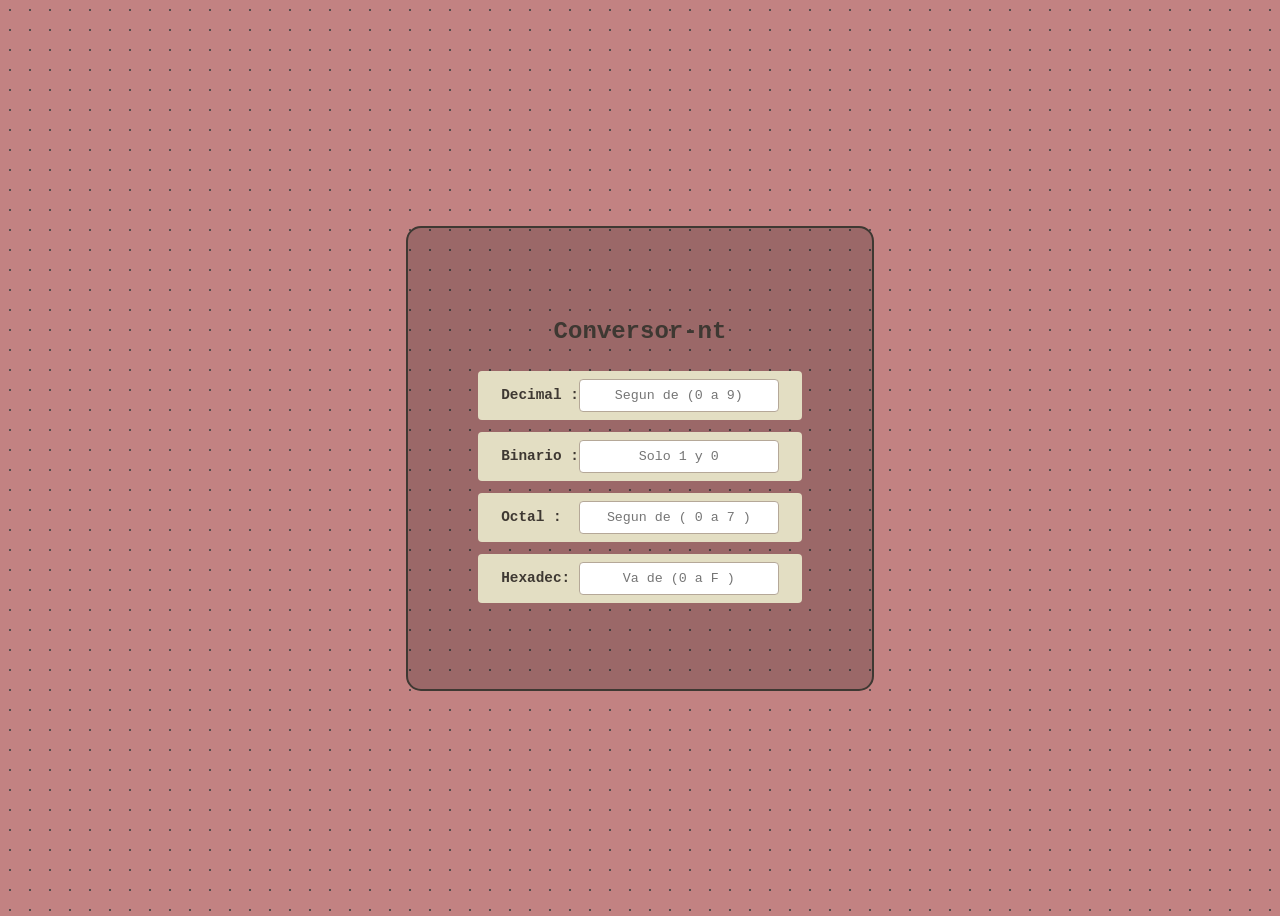
<file: Binario/index.html>
<!DOCTYPE html>
<html lang="en">
<head>
    <meta charset="UTF-8">
    <meta name="viewport" content="width=device-width, initial-scale=1.0">
    <link rel="stylesheet" href="style.css">
    <title>Binario</title>
</head>
<body>
    <div id="Contenedor">
        <h2> Conversor-nt</h2>
        <div class="input">
            <label for="decimal">Decimal :</label>
            <input type="text" placeholder="Segun de (0 a 9)" id="decimal"> 
        </div>
        <div class="input">
            <label for="binario">Binario :</label>
            <input type="text" placeholder="Solo 1 y 0" id="binario"> 
        </div>
        <div class="input">
            <label for="octal">Octal :</label>
            <input type="text" placeholder="Segun de ( 0 a 7 )" id="octal"> 
        </div>
        <div class="input">
            <label for="hexadecimal">Hexadec:</label>
            <input type="text" placeholder="Va de (0 a F )"  id="hexa"> 
        </div>
    </div>
    <script src="code.js"></script>
</body>
</html>
</file>
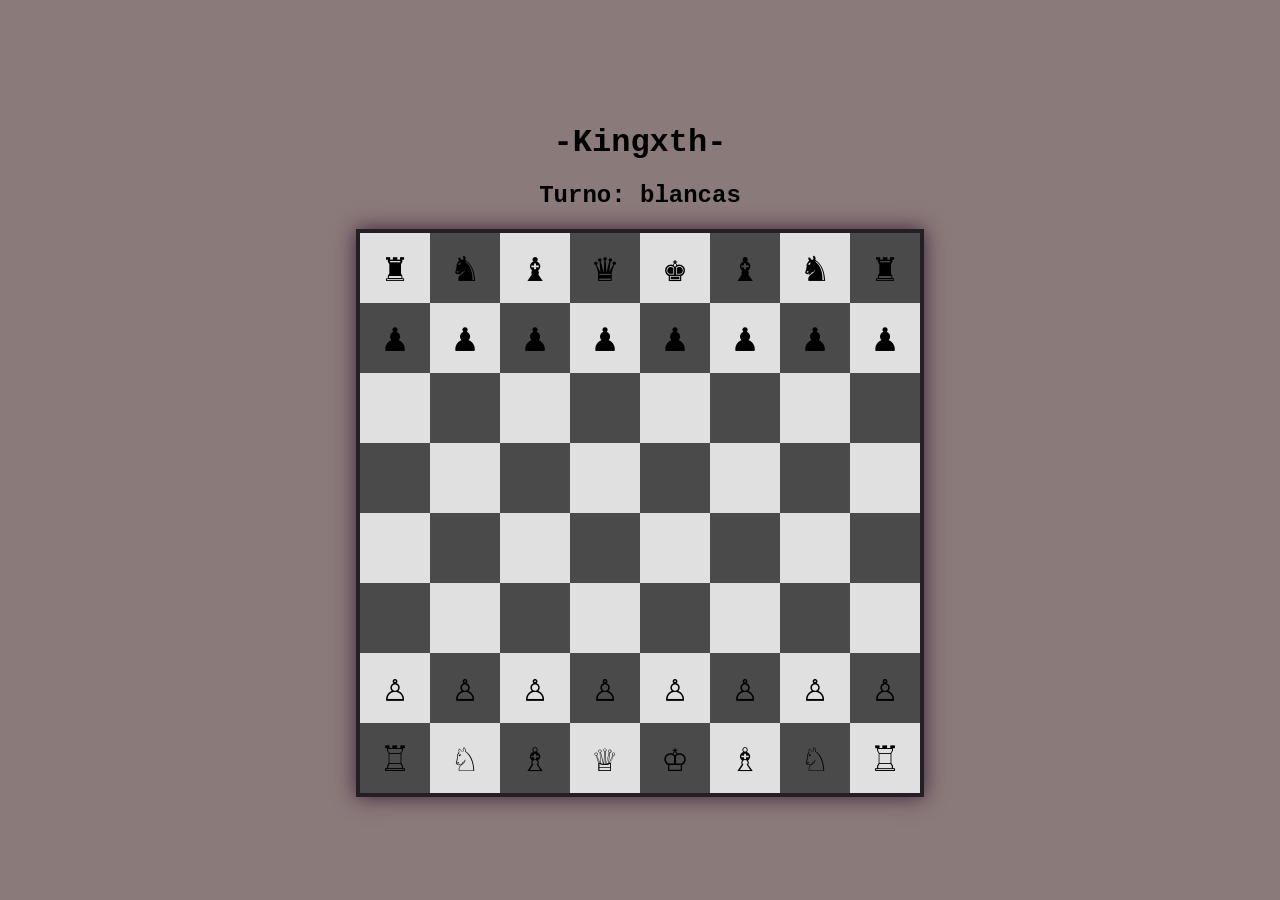
<file: Chess/index.html>
<!DOCTYPE html>
<html lang="es">
<head>
    <meta charset="UTF-8">
    <meta name="viewport" content="width=device-width, initial-scale=1.0">
    <title> Chess :D </title>
    <link rel="stylesheet" href="style.css">
</head>
<body>
    <div class="game-container">
        <h1> -Kingxth- </h1>
        <h2 id="turn-indicator">Turno: blaancas</h2>
        <div id="board"></div>
    </div>
    <script src="script.js"></script>
</body>
</html>
</file>
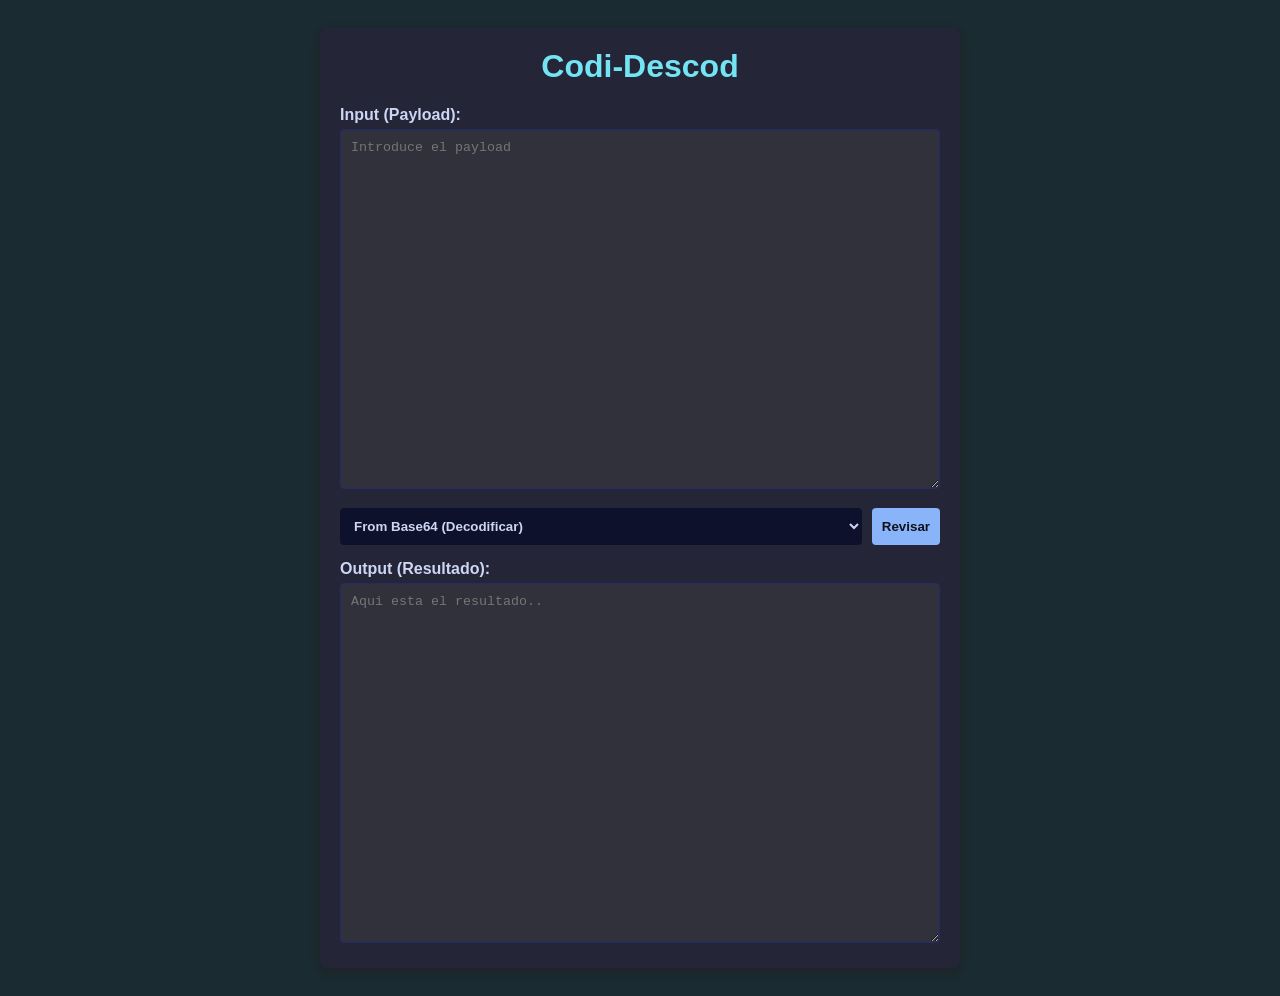
<file: Contra/index.html>
<!DOCTYPE html>
<html lang="es">
<head>
    <meta charset="UTF-8">
    <meta name="viewport" content="width=device-width, initial-scale=1.0">
    <title>Codificador - Decodificador</title>
    <link rel="stylesheet" href="style.css">
</head>
<body>

<div class="container">
    <h1>Codi-Descod</h1>
    
    <label for="inputData">Input (Payload):</label>
    <textarea id="inputData" placeholder="Introduce el payload"></textarea>

    <div class="controls">
        <select id="recipe">
            <option value="base64">From Base64 (Decodificar)</option>
            <option value="hex">From Hex (Decodificar)</option>
            <option value="url">URL Decode (Decodificar)</option>
            <option value="base64encode">To Base64 (Codificar)</option>
            <option value="hexencode">To Hex (Codificar)</option>
            <option value="urlencode">URL Encode (Codificar)</option>
        </select>
        <button id="bakeBtn">Revisar</button>
    </div>

    <label for="outputData">Output (Resultado):</label>
    <textarea id="outputData" readonly placeholder="Aqui esta el resultado.."></textarea>
</div>

<script src="chef.js"></script>
</body>
</html>
</file>
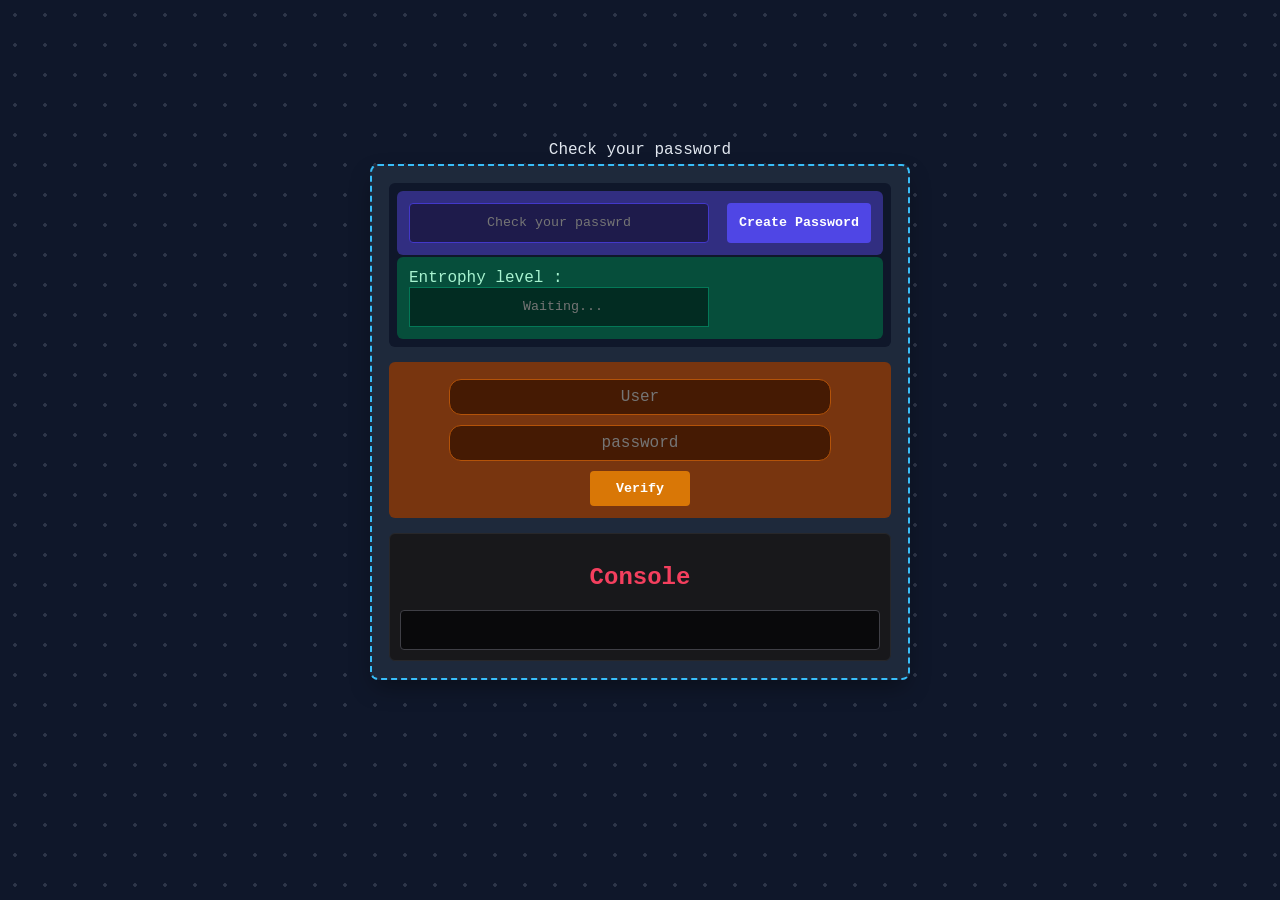
<file: Entropia/index.html>
<!DOCTYPE html>
<html lang="en">
<head>
    <meta charset="UTF-8">
    <meta name="viewport" content="width=device-width, initial-scale=1.0">
    <link rel="stylesheet" href="style.css">
    <title>Entropia</title>
</head>
<body>
    Check your password
    <div id="wrapper">
        <div id="generador">
            <div id="inicio">
                <input type="text" id="password" placeholder="Check your passwrd">
                <button id="generar">Create Password</button>
            </div>
            <div id="entropia">
                <label for="text">Entrophy level :</label>
                <input type="text" id="lvl-entro" placeholder=" Waiting...">
            </div>
        </div>
        <div id="Usu">
            <input type="text" class="cajita" id="usuario" placeholder="User">
            <input type="text" class="cajita" id="testpassword" placeholder="password">
            <button id="verify"> Verify </button>
        </div>
        <div id="consola">
            <h2>Console</h2>
            <div id="console"></div>
        </div>
    </div>

    <script src="code.js"></script>
</body>
</html>
</file>
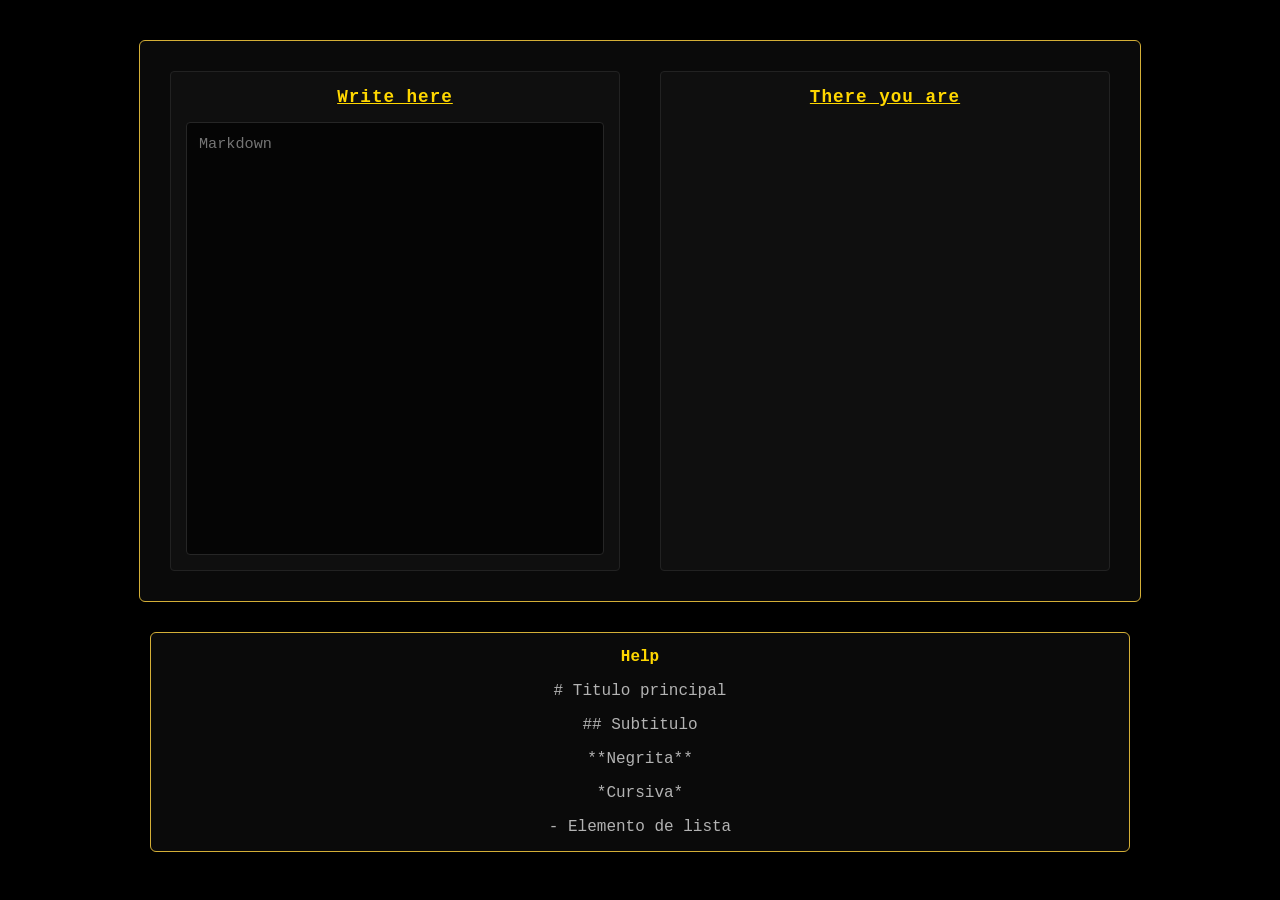
<file: MarkDown/index.html>
<!DOCTYPE html>
<html lang="en">
<head>
    <meta charset="UTF-8">
    <meta name="viewport" content="width=device-width, initial-scale=1.0">
    <link rel="stylesheet" href="style.css">
    <title>MarkDown</title>
</head>
<body>
    <div id="wrapper">

        <div class="box">
            <h2>Write here</h2>
            <div id="textomark">
                <textarea id="MarkText" placeholder="Markdown"></textarea>
            </div>
        </div>

        <div class="box">
            <h2>There you are</h2>
            <!-- Cambiamos el input por un div limpio para que muestre el HTML -->
            <div id="Show-Markdooown"></div>
        </div>
    </div>
    
    <div id="down">
       <h2>Help</h2>
       <p># Titulo principal</p>
       <p>## Subtitulo</p>
       <p>**Negrita**</p>
       <p>*Cursiva*</p>
       <p>- Elemento de lista</p>
    </div>

    <script src="script.js"></script>
</body>
</html>
</file>
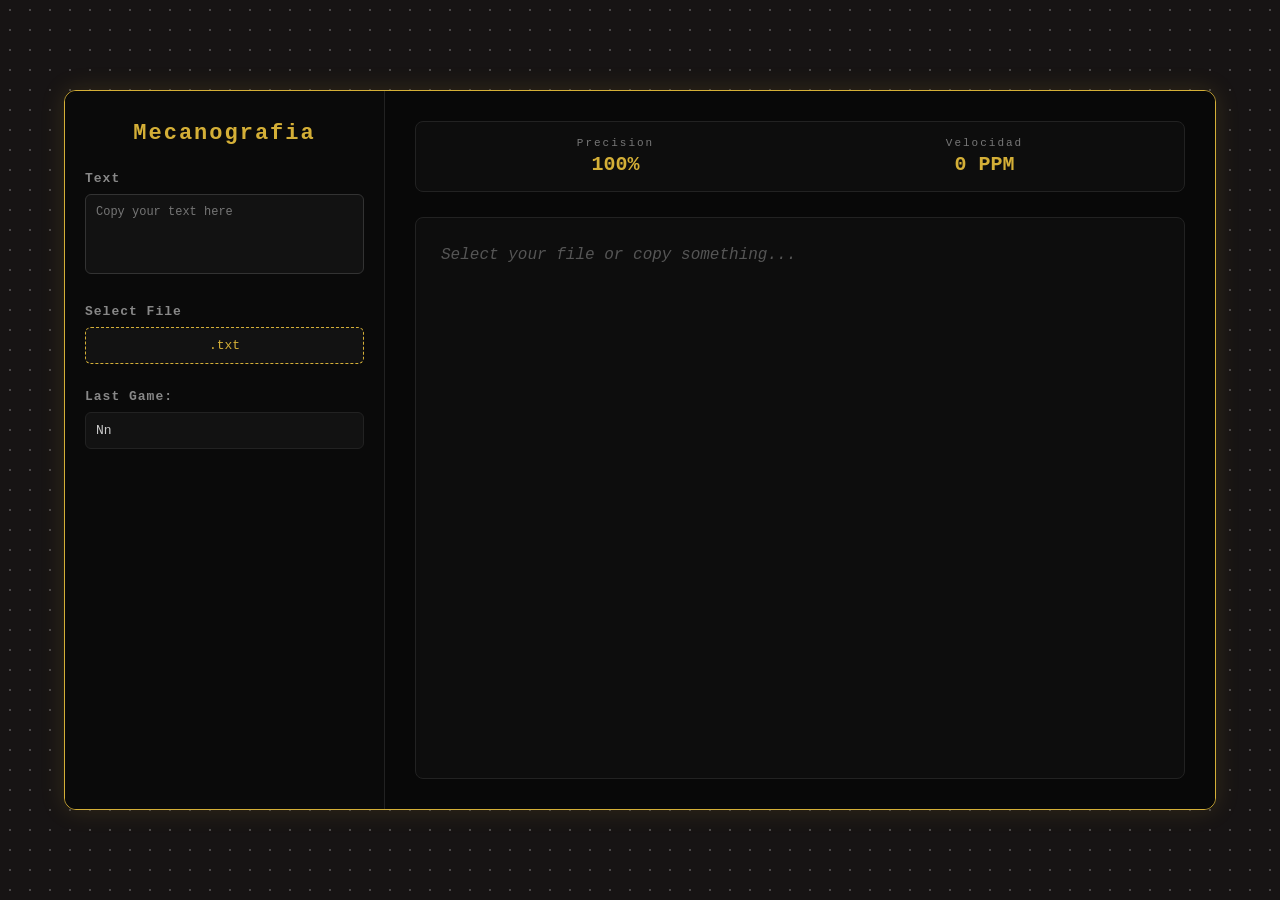
<file: Mecanografia/index.html>
<!DOCTYPE html>
<html lang="es">
<head>
    <meta charset="UTF-8">
    <meta name="viewport" content="width=device-width, initial-scale=1.0">
    <link rel="stylesheet" href="style.css">
    <title>Mecanografia - Práctica</title>
</head>
<body>

    <div id="wrapper">
        <aside id="aside">
            <h2>Mecanografia</h2>
            
            <div class="boxes">
                <h3>Text</h3>
                <textarea id="copy" placeholder="Copy your text here"></textarea>
            </div>

            <div class="boxes">
                <h3>Select File</h3>
                <label for="file" class="file-label">.txt </label>
                <input type="file" id="file" accept=".txt">
            </div>

            <div class="boxes">
                <h3>Last Game:</h3>
                <p id="lastgame"> Nn</p>
            </div>
        </aside>

        <main id="writing">
            <div id="stats">
                <div class="stat-box">
                    <span class="stat-label">Precision</span>
                    <span id="accuracy-val" class="nano">100%</span>
                </div>
                <div class="stat-box">
                    <span class="stat-label">Velocidad</span>
                    <span id="speed-val" class="nano">0 PPM</span>
                </div>
            </div>

            <div id="text-box">
                <p class="placeholdertextbox">Select your file or copy something...</p>
            </div>
        </main>
    </div>

    <script src="script.js"></script>
</body>
</html>
</file>
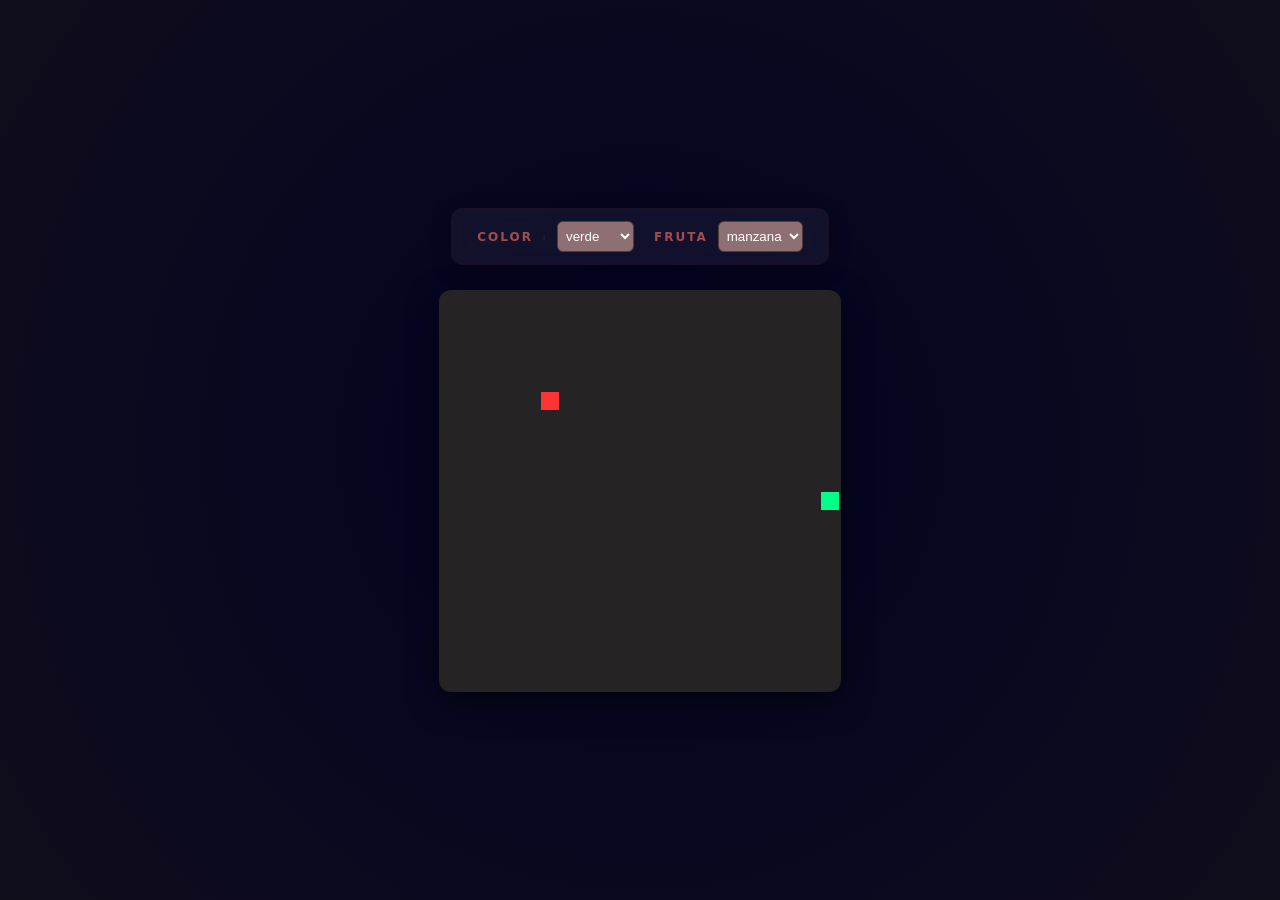
<file: Snake/index.html>
<!DOCTYPE html>
<html lang="es">
<head>
  <meta charset="UTF-8">
  <title>snake clean</title>
  <link rel="stylesheet" href="style.css">
</head>
<body>

  <div id="menu">
    <label>
      <h1> Color</h1>:
      <select id="color">
        <option value="#00ff88">verde</option>
        <option value="#ff007f">rosa</option>
        <option value="#00d2ff">celeste</option>
        <option value="#ffdf00">amarillo</option>
      </select>
    </label>
    <label>
      <h1> Fruta </h1>
      <select id="fruta">
        <option value="#ff3333">manzana</option>
        <option value="#ff9900">naranja</option>
        <option value="#9933ff">uva</option>
      </select>
    </label>
  </div>

  <canvas id="juego" width="400" height="400"></canvas>

  <script src="code.js"></script>
</body>
</html>
</file>
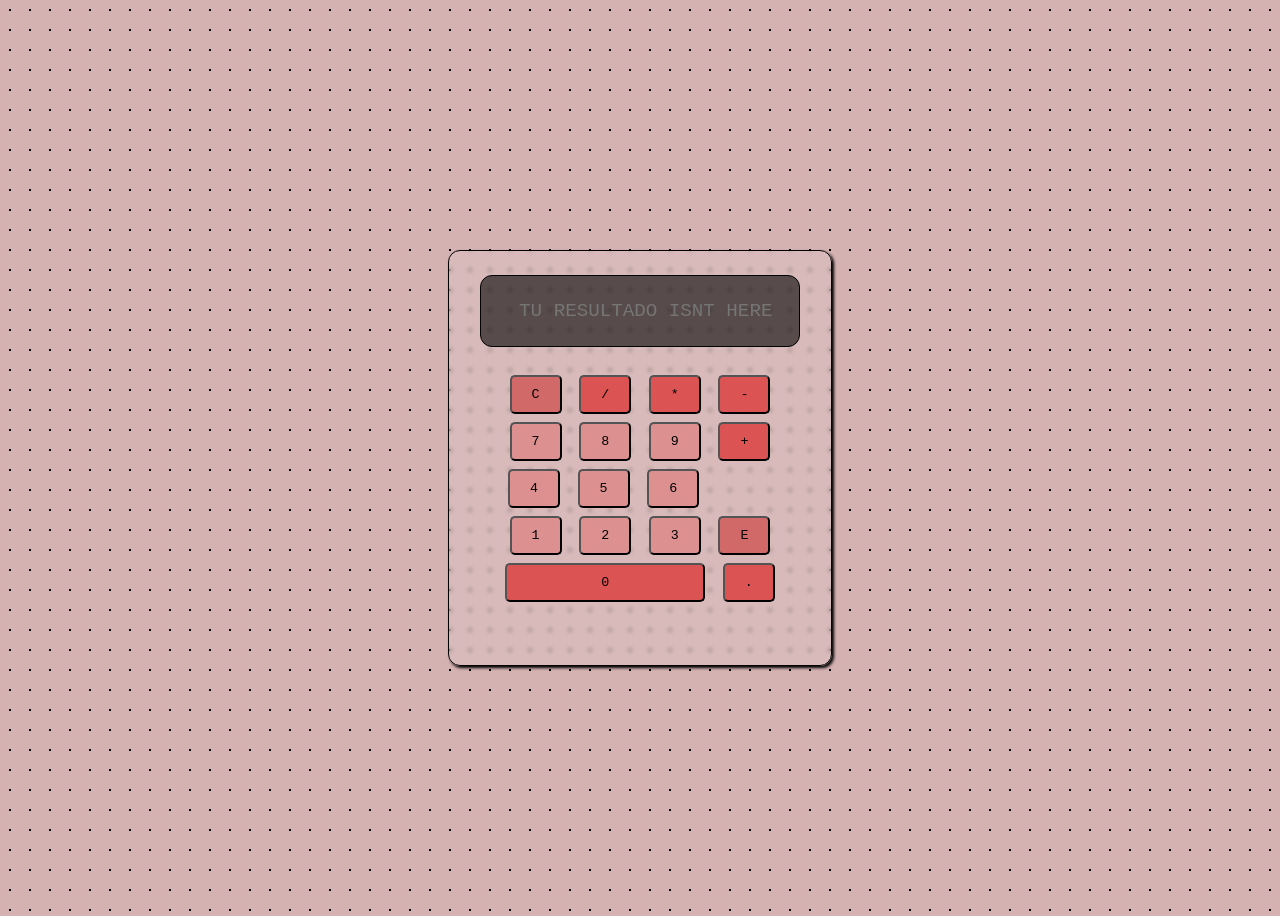
<file: Calculator/main.html>
<!DOCTYPE html>
<html lang="en">
<head>
    <meta charset="UTF-8">
    <meta name="viewport" content="width=device-width, initial-scale=1.0">
    <link rel="stylesheet" href="main.css">
    <title>Calculeitor</title>
</head>
<body>
    <div id="wrapper">
        <div id="pantallita">
            <input type="text" placeholder=" TU RESULTADO ISNT HERE" id="pantalla"> 
        </div>
        <div class="botones">
            <div id="fila0">
                <button class="tecla" id="Cancelar">C</button>
                <button class="signo" id="division">/</button>
                <button class="signo" id="multiplicacion">*</button>
                <button class="signo" id="resta">-</button>
            </div>
            
            <div id="fila1">
                <button class="numero">7</button>
                <button class="numero">8</button>
                <button class="numero">9</button>
                <button class="signo" id="mas">+</button>
            </div>
            <div id="fila2">
                <button class="numero">4</button>
                <button class="numero">5</button>
                <button class="numero">6</button>
                
            </div>
            <div id="fila3">
                <button class="numero">1</button>
                <button class="numero">2</button>
                <button class="numero">3</button>
                <button class="tecla" id="enter">E</button>
            </div>
            <div id="fila4">
                <button class="numero" id="cero">0</button>
                <button class="signo" id="punto">.</button>
            </div>
        </div>
    </div>

    <script src="main.js"></script>
</body>
</html>
</file>
<file: Binario/style.css>
*{
    font-family: 'Courier New', Courier, monospace;
    box-sizing: border-box;
}

body{
    background-color: #c28282;
    background-image: radial-gradient(rgb(80, 77, 77) 1.3px, transparent 1.5px);
    background-size: 20px 20px;
    height: 100vh;
    display: flex;
    justify-content: center;
    align-items: center;
}

#Contenedor{
    background-color: rgba(0, 0, 0,0.20);
    display: flex;
    flex-direction: column;
    padding: 80px 70px;
    border: 2px solid #3e3832;
    border-radius: 15px;
    text-align: center;
}

#Contenedor h2 {
    color: #3e3832;
    margin-top: 10px;
    margin-bottom: 20px;
}

.input{
    display: flex;
    flex-direction: row;
    align-items: center;
    justify-content: space-between;
    margin: 6px 0;
    padding: 8px 23px;
    background-color: #e3dec3;
    border-radius: 4px;
}

label{
    font-family: 'Courier New', Courier, monospace;
    color: #3e3832;
    font-size: 0.9rem;
    font-weight: bold;
}

input{
    background-color: #ffffff;
    color: #3e3832;
    border: 1px solid #b5a898;
    border-radius: 4px;
    text-align: center;
    padding: 8px 9px;
    width: 200px;
    outline: none;
}
</file>
<file: Chess/style.css>
body {
    background-color: #8b7a7a;
    color: #000000;
    font-family: 'Courier New', Courier, monospace;
    display: flex;
    justify-content: center;
    align-items: center;
    height: 100vh;
    margin: 0;
}

.game-container {
    text-align: center;
}

#board {
    display: grid;
    grid-template-columns: repeat(8, 70px);
    grid-template-rows: repeat(8, 70px);
    border: 4px solid #241f24;
    box-shadow: 0 0 20px hsl(300, 27%, 18%);
    margin-top: 20px;
}

.cell {
    width: 70px;
    height: 70px;
    display: flex;
    justify-content: center;
    align-items: center;
    font-size: 40px;
    cursor: pointer;
    user-select: none;
}

.white-cell {
    background-color: #e0e0e0;
}

.black-cell {
    background-color: #4a4a4a;
}

.selected {
    background-color: #0a7bbd !important;
    box-shadow: 0 0 10px #0a7bbd;
}
</file>
<file: Contra/style.css>
body{
    font-family: 'Segoe UI', Tahoma, Geneva, Verdana, sans-serif;
    background-color: #1a2b31;
    color: #cdd6f4;
    padding: 20px;
    display: flex;
    flex-direction: column;
    align-items: center;
}

.container{
    width: 100%;
    align-items: center;
    height: 100vh;
    max-width: 600px;
    background-color: #252538;
    padding: 20px;
    border-radius: 8px;
    box-shadow: 0 4px 10px rgba(46, 17, 17, 0.3);
}

h1{
    text-align: center;
    color: #73e4f3;
    margin-top: 0;
}

label{
    font-weight: bold;
    display: block;
    margin-top: 15px;
    margin-bottom: 5px;
}

textarea{
    width: 100%;
    height: 40vh;
    background-color: #31313b;
    color: #cdd6f4;
    border: 1px solid #232b6b;
    border-radius: 4px;
    padding: 10px;
    box-sizing: border-box;
    font-family: monospace;
    resize: vertical;
}

.controls{
    margin: 15px 0;
    display: flex;
    gap: 10px;
    justify-content: space-between;
}

select, button{
    padding: 10px;
    background-color: #89b4fa;
    color: #11111b;
    border: none;
    border-radius: 4px;
    cursor: pointer;
    font-weight: bold;
}

select {
    background-color: #0e112b;
    color: #cdd6f4;
    flex-grow: 1;
}

button:hover {
    background-color: #b4befe;
}
</file>
<file: Entropia/style.css>
*{
    box-sizing: border-box;
    font-family: 'Courier New', Courier, monospace;
}

body{
    display: flex;
    flex-direction: column;
    justify-content: center;
    align-items: center;
    height: 90vh;
    background-image: radial-gradient(circle, rgba(140, 150, 170, 0.25) 1.5px, transparent 10%);
    background-color: #0f172a; 
    background-size: 30px 30px;
    color: #e2e8f0;
}

#wrapper{
    border: 2px dashed #38bdf8;
    border-radius: 8px;
    width: 60vh;
    height: auto;
    margin: 5px 5px;
    padding: 12px;
    display: flex;
    flex-direction: column;
    background-color: #1e293b;
    box-shadow: 0 10px 25px -5px rgba(0, 0, 0, 0.4);
}

#generador{
    background-color: #0f172a;
    margin: 5px;
    padding: 8px;
    display: flex;
    flex-direction: column;
    justify-content: space-between;
    border-radius: 6px;
}

#inicio{
    background-color: #312e81;
    padding: 12px;
    display: flex;
    flex-direction: row;
    justify-content: space-between;
    border-radius: 6px;
}

#password{
    width: 300px;
    height: 40px;
    border-radius: 4px;
    border: 1px solid #4338ca;
    background-color: #1e1b4b;
    color: #c7d2fe;
    text-align: center;
}

#generar{
    border-radius: 4px;
    border: none;
    background-color: #4f46e5;
    color: white;
    cursor: pointer;
    font-weight: bold;
    padding: 0 12px;
    transition: background 0.2s;
}
#generar:hover{
    background-color: #6366f1;
}

#entropia{
    background-color: #064e3b;
    margin: 2px 0 0 0;
    padding: 12px;
    border-radius: 6px;
    color: #a7f3d0;
}

#lvl-entro{
    width: 300px;
    height: 40px;
    background-color: #022c22;
    border: 1px solid #047857;
    color: #6ee7b7;
    text-align: center;
}


#Usu{
    background-color: #78350f;
    margin: 10px 5px;
    padding: 12px;
    display: flex;
    flex-direction: column;
    align-items: center;
    border-radius: 6px;
}

.cajita{
    background-color: #451a03;
    color: #fde68a;
    text-align: center;
    margin: 5px;
    border-radius: 12px;
    border: 1px solid #b45309;
    font-size: 1rem;
    width: 80%;
    padding: 8px;
}

#verify{    
    border-radius: 4px;
    border: none;
    width: 100px;
    height: 35px;
    background-color: #d97706;
    color: white;
    font-weight: bold;
    cursor: pointer;
    margin-top: 5px;
    transition: background 0.2s;
}

#verify:hover{
    background-color: #f59e0b;
}

#consola{
    background-color: #18181b;
    margin: 5px;
    text-align: center;
    border-radius: 6px;
    border: 1px solid #27272a;
    color: #f43f5e;
    padding: 10px;
}


#console{
    display: flex;
    flex-direction: row;
    border-radius: 4px;
    border: 1px solid #3f3f46;
    background-color: #09090b;
    color: #4ade80;
    padding: 10px;
    min-height: 40px;
    justify-content: center;
    align-items: center;
}
</file>
<file: MarkDown/style.css>
*{
    font-family: 'Courier New', Courier, monospace;
    box-sizing: border-box;
}

body{
    background-color: #000000;
    color: #e5e5e5;
    display: flex;
    flex-direction: column;
    align-items: center;
    margin: 0;
    padding: 30px;
}

#wrapper{
    display: flex;
    flex-direction: row;
    margin: 10px;
    padding: 20px;
    border-radius: 6px;
    border: 1px solid #d4af37;
    background-color: #0a0a0a;
    gap: 20px;
}

.box{
    margin: 10px;
    padding: 15px;
    width: 450px;
    height: 500px;
    border: 1px solid #222;
    border-radius: 4px;
    background-color: #0f0f0f;
    display: flex;
    flex-direction: column;
    align-items: center;
}

.box h2{
    text-decoration: underline;
    color: #ffd700;
    margin-top: 0;
    margin-bottom: 15px;
    font-size: 1.1rem;
    letter-spacing: 1px;
}

#textomark{
    height: 100%;
    width: 100%;
}

#muestraMarkDown{
    height: 100%;
    width: 100%;
    background-color: #050505;
    border: 1px solid #262626;
    border-radius: 4px;
    padding: 12px;
    overflow-y: auto;
    text-align: left;
    color: #ffd700;
}

input, textarea {
    width: 100%;
    height: 100%;
    text-align: left;
    background-color: #050505;
    color: #ffd700;
    border: 1px solid #262626;
    border-radius: 4px;
    padding: 12px;
    resize: none;
    font-family: 'Courier New', Courier, monospace;
    font-size: 0.95rem;
    outline: none;
}

input:focus, textarea:focus {
    border-color: #d4af37;
}

#down {
    margin-top: 20px;
    border: 1px solid #d4af37;
    padding: 15px;
    border-radius: 6px;
    background-color: #0a0a0a;
    width: 100%;
    max-width: 980px;
    text-align: center;
}

#down h2 {
    color: #ffd700;
    margin-top: 0;
    font-size: 1rem;
}

#down p {
    color: #b3b3b3;
    margin-bottom: 0;
}
</file>
<file: Mecanografia/style.css>
* {
    font-family: 'Courier New', Courier, monospace;
    box-sizing: border-box;
    margin: 0;
    padding: 0;
}

body {
    background-image: radial-gradient(circle , rgba(235, 233, 236, 0.24) 1.5px, transparent 10%);
    background-color:rgba(12, 9, 9, 0.952); 
    background-size: 20px 20px;
    color: #f1f1f1;
    display: flex;
    justify-content: center;
    align-items: center;
    min-height: 100vh;
}

#wrapper {
    background: #0d0d0d;
    border: 1px solid #d4af37;
    border-radius: 12px;
    display: flex;
    flex-direction: row;
    width: 90%;
    max-width: 1200px;
    height: 80vh;
    box-shadow: 0 0 25px rgba(212, 175, 55, 0.15);
    overflow: hidden;
}

#aside {
    display: flex;
    flex-direction: column;
    justify-content: flex-start;
    align-items: center;
    width: 320px;
    padding: 30px 20px;
    border-right: 1px solid #222;
    background: #0a0a0a;
}

#aside h2 {
    color: #d4af37;
    margin-bottom: 25px;
    letter-spacing: 2px;
    font-size: 22px;
}

.boxes {
    width: 100%;
    margin-bottom: 25px;
    text-align: left;
}

.boxes h3 {
    font-size: 13px;
    color: #888;
    margin-bottom: 8px;
    letter-spacing: 1px;
}

.boxes textarea {
    width: 100%;
    height: 80px;
    background: #121212;
    border: 1px solid #333;
    border-radius: 6px;
    color: #fff;
    padding: 10px;
    font-size: 12px;
    resize: none;
    outline: none;
    transition: border-color 0.2s;
}

.boxes textarea:focus {
    border-color: #d4af37;
}

#file {
    display: none;
}

.file-label {
    display: block;
    text-align: center;
    background: #121212;
    border: 1px dashed #d4af37;
    color: #d4af37;
    padding: 10px;
    border-radius: 6px;
    cursor: pointer;
    font-size: 13px;
    transition: background 0.2s;
}

.file-label:hover {
    background: rgba(212, 175, 55, 0.1);
}

#lastgame {
    font-size: 13px;
    color: #ccc;
    background: #121212;
    padding: 10px;
    border-radius: 6px;
    border: 1px solid #222;
}

#writing {
    flex: 1;
    display: flex;
    flex-direction: column;
    padding: 30px;
    background: #080808;
}

#stats {
    display: flex;
    justify-content: space-around;
    margin-bottom: 25px;
    padding: 15px;
    background: #0d0d0d;
    border: 1px solid #222;
    border-radius: 8px;
}

.stat-box {
    text-align: center;
}

.stat-label {
    display: block;
    font-size: 11px;
    color: #777;
    letter-spacing: 2px;
    margin-bottom: 4px;
}

.nano {
    font-size: 20px;
    color: #d4af37;
    font-weight: bold;
}

#text-box {
    flex: 1;
    background: #0d0d0d;
    border: 1px solid #222;
    border-radius: 8px;
    padding: 25px;
    font-size: 20px;
    line-height: 1.6;
    overflow-y: auto;
    position: relative;
    overflow-y: auto;
    scrollbar-width: none;
}

#text-box::-webkit-scrollbar {
    display: none;
}

.placeholdertextbox{
    color: #555;
    font-style: italic;
    font-size: 16px;
}



#text-box span {
    color: #666;
}

#text-box span.correct {
    color: #d4af37;
}

#text-box span.incorrect {
    color: #e70000;
    background-color: rgba(255, 51, 51, 0.15);
}

#text-box span.current {
    color: #ffffff;
    border-bottom: 2px solid #d4af37;
}
</file>
<file: Snake/style.css>
body {
  background: radial-gradient(circle, #020224, #100d1b);
  color: #fff;
  font-family: system-ui, sans-serif;
  display: flex;
  flex-direction: column;
  align-items: center;
  justify-content: center;
  height: 100vh;
  margin: 0;
  overflow: hidden;
}

#menu {
  margin-bottom: 25px;
  display: flex;
  gap: 20px;
  background: rgba(255, 255, 255, 0.05);
  padding: 12px 25px;
  border-radius: 12px;
  backdrop-filter: blur(10px);
  box-shadow: 0 4px 20px rgba(0, 0, 0, 0.3);
  border: 1px solid rgba(88, 13, 13, 0.1);
}

label {
  font-size: 6px;
  text-transform: uppercase;
  letter-spacing: 2px;
  display: flex;
  align-items: center;
  gap: 10px;
  color: #a34d4d;
}

select {
  background: #9c7a7ae7;
  color: #fff;
  border: 1px solid #523d3d;
  padding: 6px 4px;
  border-radius: 6px;
  outline: none;
  cursor: pointer;
}

canvas {
  border-radius: 12px;
  background: #252323;
  box-shadow: 0 10px 30px rgba(0, 0, 0, 0.5);
  border: 1px solid rgba(46, 45, 45, 0.1);
}
</file>
<file: Calculator/main.css>
*{
    box-sizing: border-box;
    font-family: 'Courier New', Courier, monospace;
}

body{
    background-image: radial-gradient(circle , black 1.5px, transparent 10%);
    background-color:rgba(129, 22, 22, 0.329); 
    background-size: 20px 20px;
    display: flex;
    justify-content: center;
    align-items: center;
    height: 100vh;
}


#wrapper{
    background-color: rgba(240, 248, 255, 0.11);
    -webkit-backdrop-filter: blur(12px);
    backdrop-filter: blur(2px);
    border: 1px solid black;
    border-radius: 12px;
    width: 24rem;
    height: 26rem;
    display: flex;
    flex-direction: column;
    align-items: center;
    box-shadow: 2px 2px 3px;
}

#pantallita{
    min-width: 20rem;
    min-height: 2rem;
    margin: 4px;
}

#pantalla{
    background-color: rgba(0, 0, 0, 0.596);
    border-radius: 12px;
    min-width: 20rem;
    min-height: 4.5rem;
    border: 1px solid black;
    text-align: center;
    font-size: larger;
    color: white;
    margin-top: 20px;
    margin-bottom: 20px;

}

.botones{
    min-width: 20rem;
    min-height: auto;
    display: flex;
    flex-direction: column;
    align-items: center;
}

button.numero{
    background-color: rgb(221, 144, 144) ;
    padding: 10px 20px;
    margin: 4px;
    border-radius: 5px;
}

.signo{
    background-color: rgb(219, 83, 83);
    padding: 10px 20px;
    margin: 4px;
    border-radius: 5px;
}


button.tecla{
    background-color: rgb(209, 105, 105) ;
    padding: 10px 20px;
    margin: 4px;
    border-radius: 5px;
}

#cero{
    background-color: rgb(219, 83, 83);
    width: 200px;
}

#fila2{
    width: 17rem;
}

#fila4{
    padding-bottom: 20px;

}
</file>
